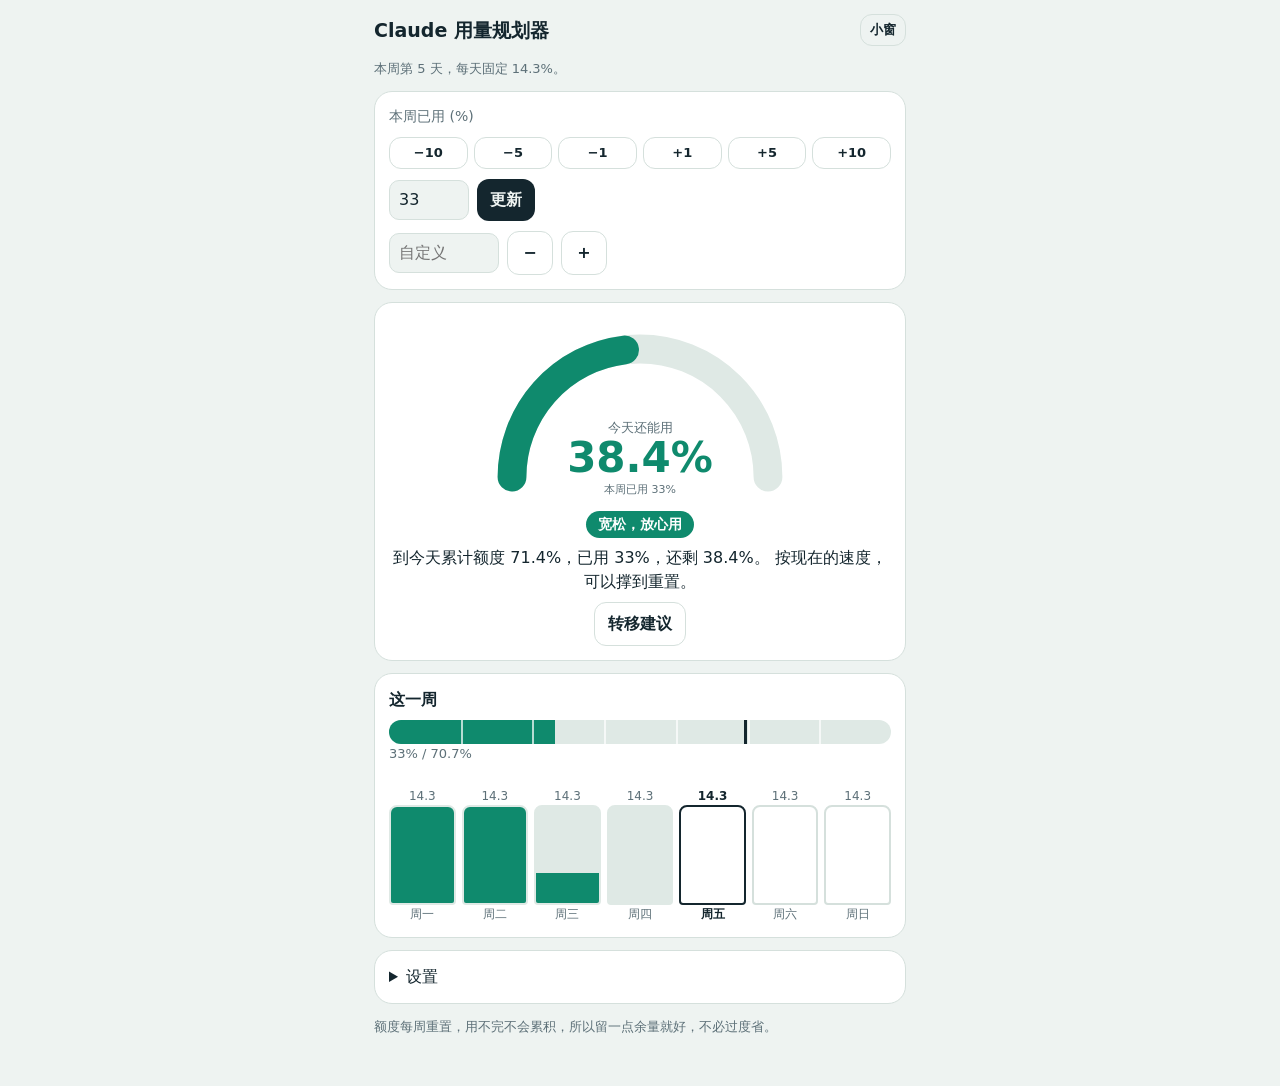
<file: index.html>
<!DOCTYPE html>
<html lang="zh-CN">
<head>
<meta charset="utf-8">
<meta name="viewport" content="width=device-width, initial-scale=1, viewport-fit=cover">
<meta name="theme-color" content="#14262e">
<meta name="apple-mobile-web-app-capable" content="yes">
<meta name="mobile-web-app-capable" content="yes">
<meta name="apple-mobile-web-app-title" content="用量">
<link rel="manifest" href="manifest.webmanifest">
<link rel="apple-touch-icon" href="icons/apple-touch-icon.png">
<link rel="icon" href="icons/icon-192.png">
<link rel="stylesheet" href="style.css">
<script>
/* Decide the layout mode before first paint: mini (popup) / medium (short window) / large. Phones always use large. */
window.cupMode=function(){var ua=navigator.userAgent,d=document.documentElement,
phone=/Android|iPhone|iPad|iPod/i.test(ua)||(/Macintosh/.test(ua)&&navigator.maxTouchPoints>1),
m=phone?"large":new URLSearchParams(location.search).has("mini")?"mini":innerHeight<=560?"medium":"large";
d.dataset.mode=m;d.dataset.phone=phone?"1":"0";return m;};cupMode();
</script>
<title>Claude 用量规划器</title>
</head>
<body>
<main id="app">
  <header class="row between">
    <h1 data-i="title"></h1>
    <div class="row">
      <button class="ghost sm" id="mini" title="一键变小窗 / 还原">小窗</button>
    </div>
  </header>
  <p class="sub full" id="head"></p>

  <section class="card" id="inputCard">
    <div class="stack">
      <label for="used" data-i="usedWeek"></label>
      <div class="steps">
        <button class="ghost sm" data-d="-10">−10</button><button class="ghost sm" data-d="-5">−5</button><button class="ghost sm" data-d="-1">−1</button>
        <button class="ghost sm" data-d="1">+1</button><button class="ghost sm" data-d="5">+5</button><button class="ghost sm" data-d="10">+10</button>
      </div>
      <div class="row">
        <input id="used" type="number" min="0" max="100" step="0.5" inputmode="decimal">
        <button id="save" data-i="update"></button>
      </div>
      <div class="row">
        <input id="cv" type="number" min="0" step="0.1" inputmode="decimal" placeholder="自定义" aria-label="自定义增减数值">
        <button class="ghost" id="cm" title="减去自定义数值" aria-label="减去">−</button>
        <button class="ghost" id="cp" title="加上自定义数值" aria-label="加上">+</button>
      </div>
    </div>
  </section>

  <section class="card" id="gaugeCard">
    <div class="gauge">
      <svg viewBox="0 0 200 112" aria-hidden="true">
        <path d="M20 100 A80 80 0 0 1 180 100" fill="none" stroke="var(--track)" stroke-width="18" stroke-linecap="round"/>
        <path id="arc" d="M20 100 A80 80 0 0 1 180 100" fill="none" stroke="var(--ok)" stroke-width="18" stroke-linecap="round" pathLength="100" stroke-dasharray="0 100"/>
      </svg>
      <div class="gc"><div class="t" data-i="leftToday"></div><div class="n" id="left"></div><div class="w" id="wkused"></div></div>
    </div>
    <div class="center"><span class="pill" id="pill"></span></div>
    <p class="center full" id="msg"></p>
    <div class="row center"><button class="ghost" id="adv" data-i="advBtn"></button></div>
  </section>


  <section class="card full">
    <b data-i="weekT"></b>
    <div class="bar" id="wk"></div>
    <div class="legend" id="wkl"></div>
    <div class="cols" id="cols"></div>
  </section>

  <section class="card full">
    <details>
      <summary data-i="settings"></summary>
      <div class="row" style="margin-top:10px">
        <label for="dow" data-i="resetOn"></label><select id="dow"></select>
        <input id="hh" type="number" min="0" max="23" aria-label="小时"> :
        <input id="mm" type="number" min="0" max="59" aria-label="分钟">
      </div>
      <button id="apply" data-i="apply"></button>
      <hr class="sep">
      <b>多设备同步（免费）</b>
      <p class="legend">用你自己的 GitHub 私密 Gist 保存数据，电脑和手机之间自动同步。先在 <a href="https://github.com/settings/tokens/new?scopes=gist&description=claude-usage-planner" target="_blank" rel="noopener">这里</a> 生成一个令牌（Classic，只勾选 gist），再在每台设备上粘贴同一个令牌。令牌只保存在这台设备的浏览器里。</p>
      <div class="row"><input id="tok" type="password" placeholder="粘贴令牌" autocomplete="off" style="width:170px"><button id="syncon">开启同步</button><button class="ghost" id="syncoff">关闭</button></div>
      <p class="legend" id="syncst"></p>
    </details>
  </section>
  <p class="legend full" data-i="note"></p>

  <div class="modal" id="modal" role="dialog" aria-modal="true" aria-labelledby="mt">
    <div class="sheet">
      <div class="top"><b id="mt"></b><button class="ghost sm" id="x" aria-label="关闭" title="关闭">✕</button></div>
      <p id="mb" class="sub"></p>
      <div id="routes"></div>
      <button id="close" data-i="close" style="width:100%"></button>
    </div>
  </div>
</main>
<script src="app.js"></script>
</body>
</html>
</file>
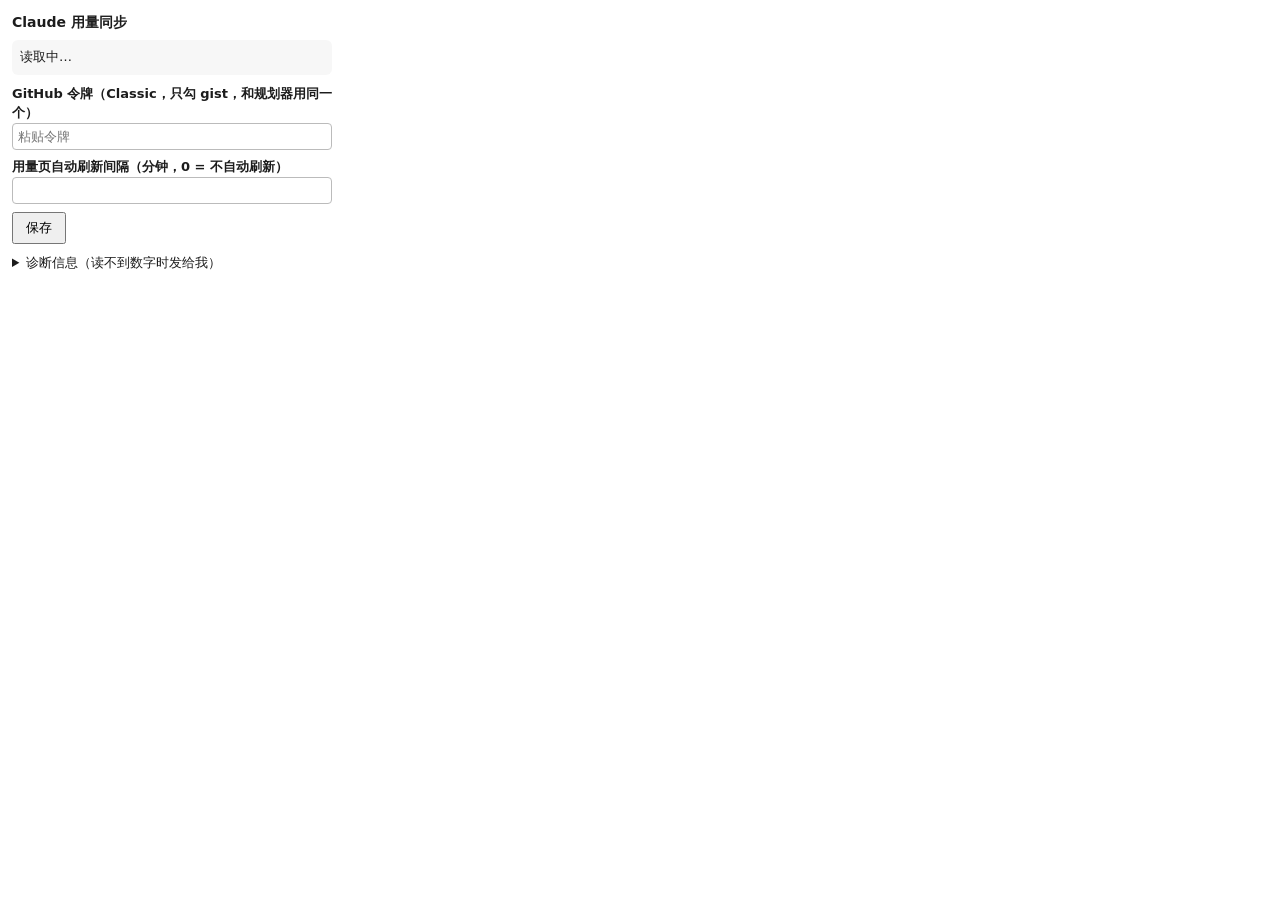
<file: extension/popup.html>
<!DOCTYPE html>
<html lang="zh-CN"><head><meta charset="utf-8">
<style>
  body{width:320px;margin:0;padding:12px;font:13px/1.45 system-ui,sans-serif;color:#1c1c1c;background:#fff}
  @media (prefers-color-scheme:dark){body{color:#eee;background:#1d1f21}input{background:#2a2d30;color:#eee;border-color:#555}}
  h1{font-size:14px;margin:0 0 8px}
  .st{padding:8px;border-radius:6px;background:#8881;margin-bottom:10px;word-break:break-all}
  .ok{border-left:4px solid #15803d}.bad{border-left:4px solid #b91c1c}.warn{border-left:4px solid #b45309}
  label{display:block;margin-top:8px;font-weight:600}
  input{width:100%;box-sizing:border-box;padding:5px;border:1px solid #bbb;border-radius:4px}
  button{margin-top:8px;padding:5px 12px}
  small{color:#888}
  details{margin-top:10px}pre{white-space:pre-wrap;font-size:11px;max-height:140px;overflow:auto}
</style></head><body>
<h1>Claude 用量同步</h1>
<div id="st" class="st">读取中…</div>
<label for="tok">GitHub 令牌（Classic，只勾 gist，和规划器用同一个）</label>
<input id="tok" type="password" autocomplete="off" placeholder="粘贴令牌">
<label for="rm">用量页自动刷新间隔（分钟，0 = 不自动刷新）</label>
<input id="rm" type="number" min="0" max="60" step="1">
<button id="save">保存</button> <small id="saved"></small>
<details><summary>诊断信息（读不到数字时发给我）</summary><pre id="diag"></pre></details>
<script src="popup.js"></script>
</body></html>
</file>
<file: style.css>
/* Theme tokens: light everywhere; dark only in the small popup (html[data-mode="mini"]). */
:root{--bg:#eef3f1;--card:#fff;--ink:#14262e;--mute:#5d7078;--line:#d5e0dc;--ok:#0f8a6d;--warn:#d98a00;--bad:#c42746;--track:#dfe9e5;
padding-top:env(safe-area-inset-top,0px);padding-bottom:env(safe-area-inset-bottom,0px)}
html[data-mode="mini"]{--bg:#0d181d;--card:#15252c;--ink:#e8f1ee;--mute:#93a8a1;--line:#27404a;--ok:#35c9a2;--warn:#f0b43a;--bad:#ff6b85;--track:#22373f;color-scheme:dark}
*{box-sizing:border-box}
html,body{height:100%}
body{margin:0;background:var(--bg);color:var(--ink);font:16px/1.5 system-ui,-apple-system,"PingFang SC","Noto Sans SC","Segoe UI",sans-serif}
main{max-width:560px;margin:0 auto;padding:14px 14px 36px}
h1{font-size:19px;margin:0}
.stack{display:flex;flex-direction:column;gap:10px}
.steps{display:grid;grid-template-columns:repeat(6,1fr);gap:6px}
.steps button{padding:7px 0;text-align:center}
#cv{width:110px}
#cm,#cp{min-width:46px}
.sub,.legend{color:var(--mute);font-size:13px}
.card{background:var(--card);border:1px solid var(--line);border-radius:18px;padding:14px;margin:12px 0}
.row{display:flex;gap:8px;align-items:center;flex-wrap:wrap}
.between{justify-content:space-between}
.center{text-align:center;justify-content:center;margin:8px 0 0}
label{font-size:14px;color:var(--mute)}
input,select{font:inherit;color:var(--ink);background:var(--bg);border:1px solid var(--line);border-radius:10px;padding:7px 9px;width:80px}
select{width:auto}
button{font:inherit;font-weight:700;cursor:pointer;border:0;border-radius:12px;padding:9px 13px;background:var(--ink);color:var(--bg)}
button.ghost{background:transparent;color:var(--ink);border:1px solid var(--line)}
button.sm{padding:5px 9px;font-size:13px}
:focus-visible{outline:3px solid var(--warn);outline-offset:2px}
.gauge{position:relative;text-align:center}
.gauge svg{width:100%;max-width:320px}
.gc{position:absolute;left:0;right:0;bottom:4px}
.gc .n{font-size:42px;font-weight:800;line-height:1}
.gc .t{font-size:13px;color:var(--mute)}
.gc .w{font-size:11px;color:var(--mute);margin-top:3px}
.sep{border:0;border-top:1px solid var(--line);margin:14px 0 10px}
.pill{cursor:help;display:inline-block;padding:3px 12px;border-radius:99px;color:#fff;font-weight:700;font-size:14px}
.bar{position:relative;height:24px;background:var(--track);border-radius:12px;overflow:hidden;margin-top:8px}
.bar .u{position:absolute;inset:0 auto 0 0}
.bar .tick{position:absolute;top:0;bottom:0;width:2px;background:var(--card);opacity:.7}
.bar .now{position:absolute;top:0;bottom:0;width:3px;background:var(--ink)}
.cols{display:grid;grid-template-columns:repeat(7,1fr);gap:6px;align-items:end;height:150px;margin-top:10px}
.col{display:flex;flex-direction:column;justify-content:flex-end;align-items:center;height:100%;font-size:12px;color:var(--mute)}
.col .b{width:100%;border:2px solid var(--line);border-radius:8px 8px 4px 4px;position:relative;overflow:hidden}
.col .b i{position:absolute;left:0;right:0;bottom:0}
.col.past .b{background:var(--track);border-color:var(--track)}
.col.today{color:var(--ink);font-weight:700}
.col.today .b{border-color:var(--ink)}
.modal{position:fixed;inset:0;display:none;align-items:flex-end;justify-content:center;background:rgba(5,12,15,.6);padding:12px;z-index:9}
.modal.on{display:flex}
.sheet{background:var(--card);border:1px solid var(--line);border-radius:22px;padding:16px;max-width:520px;width:100%;max-height:90vh;overflow:auto}
.sheet .top{position:sticky;top:0;z-index:1;display:flex;align-items:center;justify-content:space-between;background:var(--card);margin:-16px -16px 6px;padding:12px 16px 8px}
.route{border:1px solid var(--line);border-radius:14px;padding:10px 12px;margin:10px 0}
.route p{margin:2px 0 8px;font-size:14px;color:var(--mute)}
.route a{display:inline-block;margin-right:6px;padding:7px 11px;border-radius:10px;font-weight:700;font-size:14px;text-decoration:none;background:var(--ink);color:var(--bg)}
.route a.app{background:transparent;color:var(--ink);border:1px solid var(--line)}
@media (prefers-reduced-motion:no-preference){#arc{transition:stroke-dasharray .5s}.bar .u{transition:width .5s}}
[hidden]{display:none !important}
html[data-phone="1"] #mini{display:none}

/* MEDIUM (default desktop window): flat two columns. Left: today's gauge. Right: weekly input. */
html[data-mode="medium"] .full{display:none}
html[data-mode="medium"] main{max-width:760px;padding:10px 12px;display:grid;grid-template-columns:minmax(0,1fr) minmax(0,1fr);gap:10px;align-content:start}
html[data-mode="medium"] header{grid-column:1/-1}
html[data-mode="medium"] h1{font-size:16px}
html[data-mode="medium"] .card{margin:0;padding:12px}
html[data-mode="medium"] #gaugeCard{order:1}
html[data-mode="medium"] #inputCard{order:2}
html[data-mode="medium"] .stack{gap:8px}
html[data-mode="medium"] .steps{grid-template-columns:repeat(3,1fr)}
html[data-mode="medium"] #inputCard .row{gap:6px}
html[data-mode="medium"] #inputCard input{width:72px;padding:5px 8px}
html[data-mode="medium"] #inputCard #cv{width:104px}
html[data-mode="medium"] #inputCard button{padding:7px 12px}
html[data-mode="medium"] #inputCard button.sm{padding:5px 9px}
html[data-mode="medium"] .gauge svg{max-width:200px}
html[data-mode="medium"] .gc .n{font-size:32px}
html[data-mode="medium"] .gc .t{font-size:12px}
html[data-mode="medium"] .pill{font-size:12px;padding:2px 10px}
html[data-mode="medium"] #adv{padding:5px 10px;font-size:13px}

/* SMALL (popup, dark): title, input, gauge, one-line message. */
html[data-mode="mini"] .full{display:none}
html[data-mode="mini"] #inputCard{display:none}
html[data-mode="mini"] #msg{display:block;font-size:12px;margin-top:6px}
html[data-mode="mini"] main{padding:10px 10px 16px}
html[data-mode="mini"] h1{font-size:15px}
html[data-mode="mini"] .card{margin:8px 0;padding:10px}
html[data-mode="mini"] .gauge svg{max-width:190px}
html[data-mode="mini"] .gc .n{font-size:30px}
html[data-mode="mini"] .gc .t{font-size:12px}
html[data-mode="mini"] .pill{font-size:12px;padding:2px 10px}
html[data-mode="mini"] #adv{padding:5px 10px;font-size:13px}
</file>
